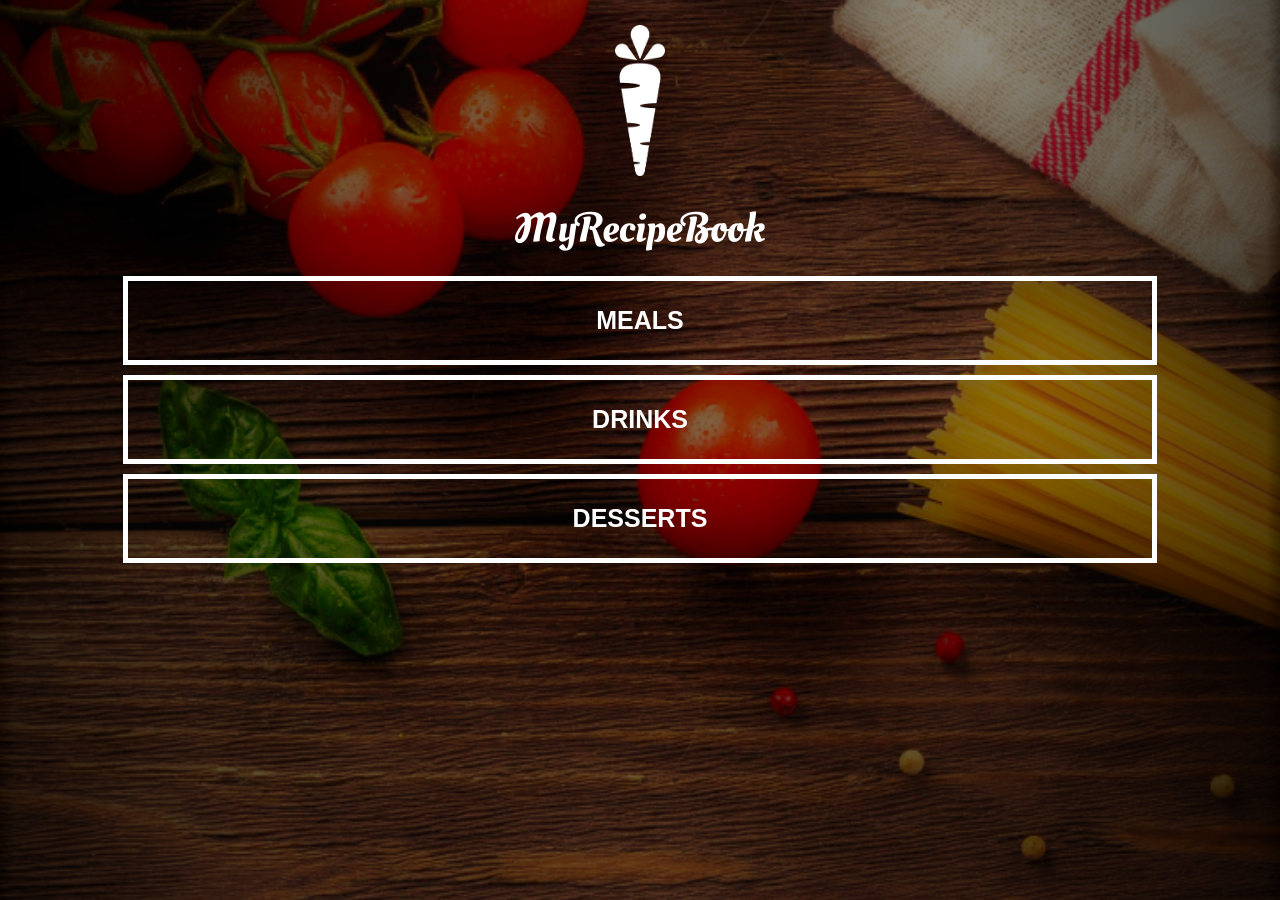
<file: index.html>
<!DOCTYPE html>
<html>
    <head>
        <title>My Recipe Book</title>
        <link rel="stylesheet" href="style.css">
    </head>
<body class="body-home">
    <div id="home">
        <img src="images/logo-img.png" id="home-logo-img">
        <img src="images/logo-text.png" id="home-logo-text">

        <div class="home-menu">
            <a href="meals.html" class="home-menu-item">
                <p>Meals</p>
            </a>
            <a href="drinks.html" class="home-menu-item">
                <p>Drinks</p>
            </a>
            <a href="desserts.html" class="home-menu-item">
                <p>Desserts</p>
            </a>
        </div>


</body>
</html>
</file>
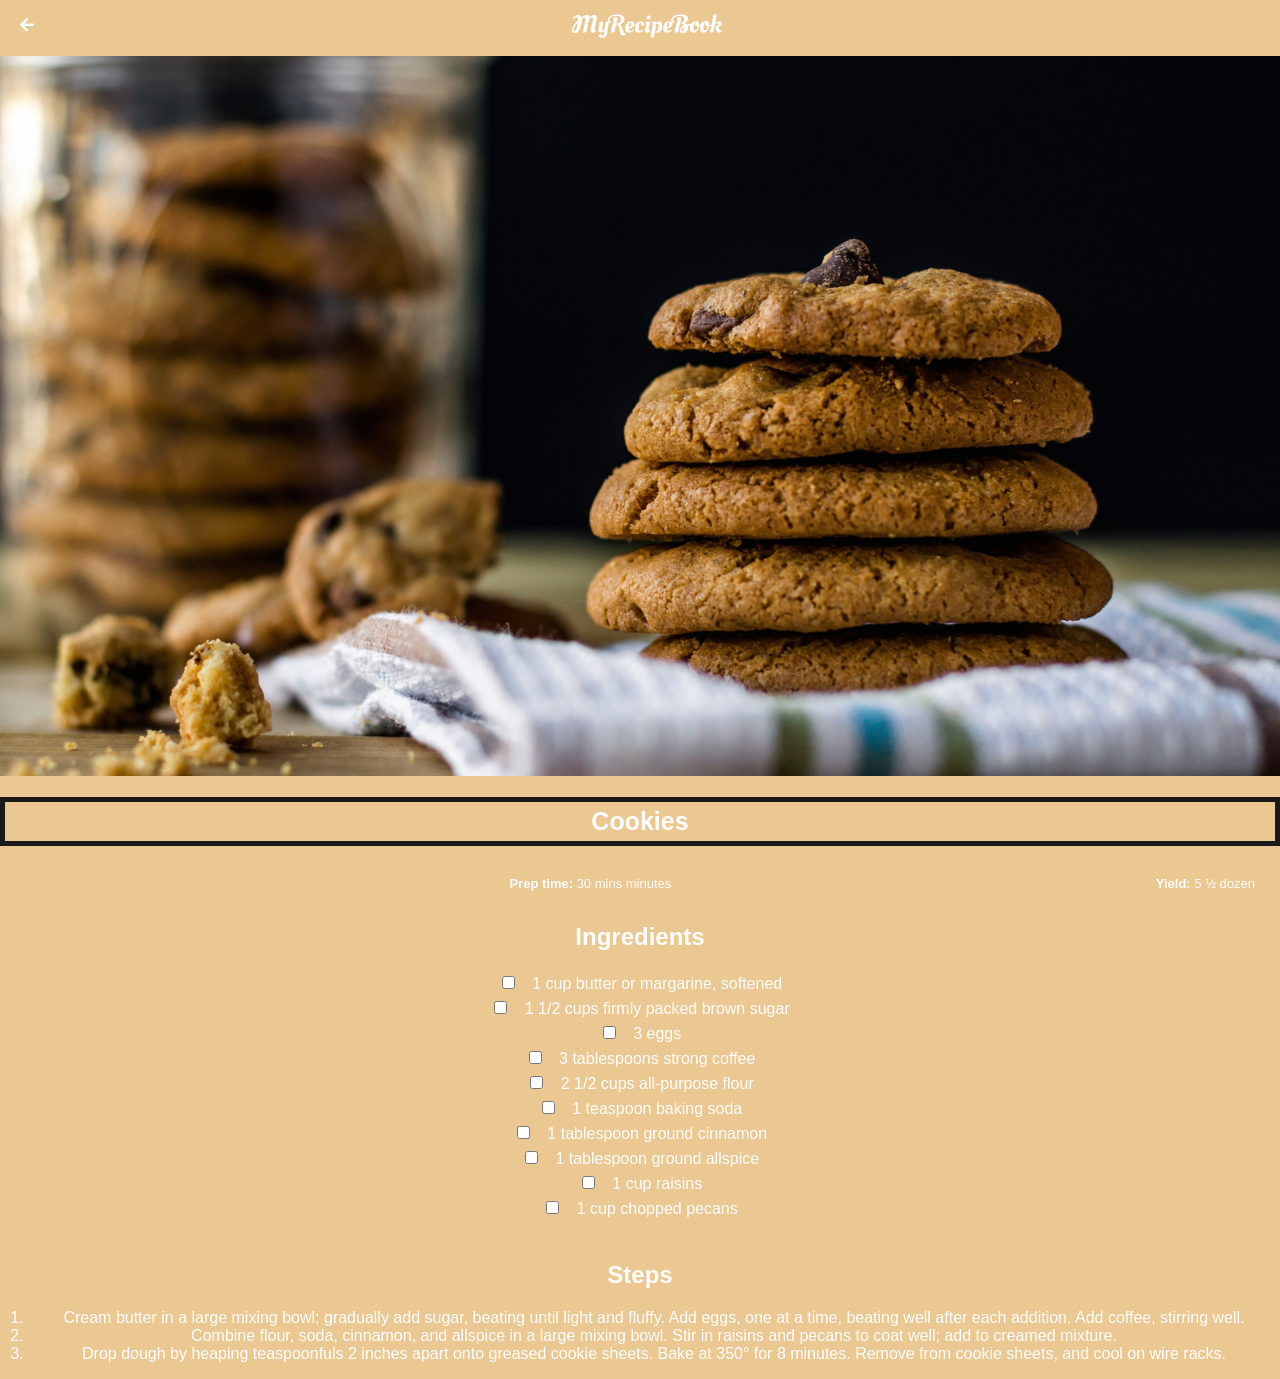
<file: cookies.html>
<!DOCTYPE html>
<html>
    <head>
        <title>My Recipe Book | Desserts | Cookies</title>
        <link rel="stylesheet" href="style.css">
        <link rel="stylesheet" href="fontAwesome/css/all.css">
    </head>

<body class="body-meals">

    <div class="header">
        <a href="desserts.html">
            <i class="fas fa-arrow-left"></i>
        </a>
        
        <img src="images/logo-text.png">

    <div id="recipe">

        <div class="recipe-details">
            <img src="images/cookies.png">

            <h1>Cookies</h1>

            <div class="recipe-details-info">
                <p><b>Prep time:</b> 30 mins minutes</p>
                <p style="float: right;"><b>Yield:</b> 5 ½ dozen</p>

            </div>

            <div class="recipe-details-ingredients">
                <h2>Ingredients</h2>

                <input id="check-01" type="checkbox">
                <label for="check-01">1 cup butter or margarine, softened</label>
                <br>
                 <input id="check-02" type="checkbox">
                <label for="check-02">1 1/2 cups firmly packed brown sugar</label>
                <br>
                <input id="check-03" type="checkbox">
                <label for="check-03">3 eggs</label>
                <br>
                 <input id="check-04" type="checkbox">
                <label for="check-04">3 tablespoons strong coffee</label>
                <br>
                 <input id="check-05" type="checkbox">
                <label for="check-05">2 1/2 cups all-purpose flour</label>
                <br>
                <input id="check-06" type="checkbox">
                <label for="check-06">1 teaspoon baking soda</label>
                <br>
                 <input id="check-07" type="checkbox">
                <label for="check-07">1 tablespoon ground cinnamon</label>
                <br>
                <input id="check-08" type="checkbox">
                <label for="check-08">1 tablespoon ground allspice</label>
                <br>
                 <input id="check-09" type="checkbox">
                <label for="check-09">1 cup raisins</label>
                <br>
                 <input id="check-10" type="checkbox">
                <label for="check-10">1 cup chopped pecans</label>
        </div>

        <div class="recipe-details-steps">
            <h2>Steps</h2>

            <ol>
               <li>Cream butter in a large mixing bowl; gradually add sugar, beating until light and 
fluffy. Add eggs, one at a time, beating well after each addition. Add coffee, stirring 
well.</li>
                <li>Combine flour, soda, cinnamon, and allspice in a large mixing bowl. Stir in raisins and
pecans to coat well; add to creamed mixture.</li>
                <li>Drop dough by heaping teaspoonfuls 2 inches apart onto greased cookie sheets. 
Bake at 350° for 8 minutes. Remove from cookie sheets, and cool on wire racks.</li>
            </ol>

        </div>

</body>
</html>
</file>
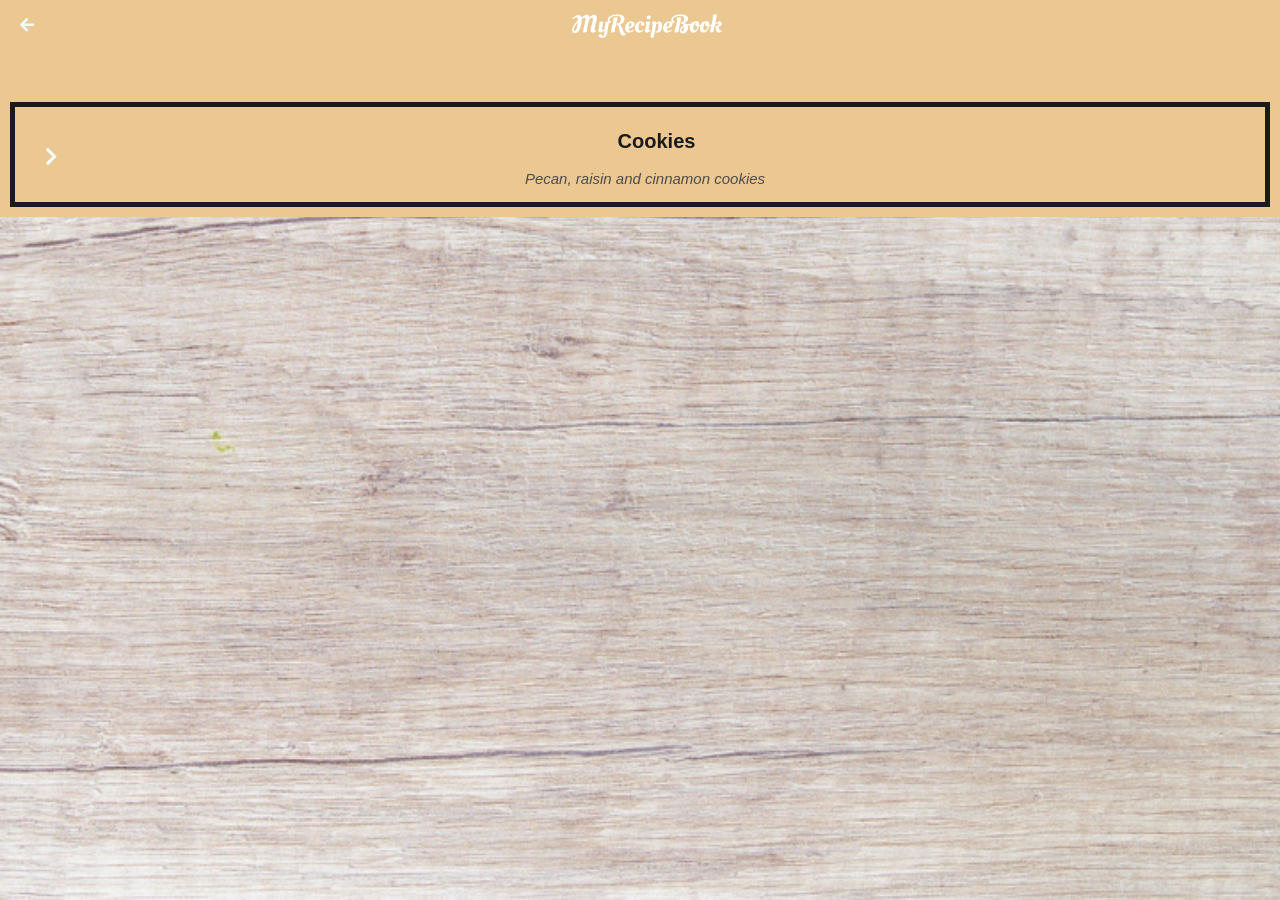
<file: desserts.html>
<!DOCTYPE html>
<html>
    <head>
        <title>My Recipe Book | Desserts</title>
        <link rel="stylesheet" href="style.css">
        <link rel="stylesheet" href="fontAwesome/css/all.css">
    </head>

<body class="body-meals">

    <div class="header">
        <a href="index.html">
            <i class="fas fa-arrow-left"></i>
        </a>
        
        <img src="images/logo-text.png">

    <div id="meals">

        <div class="meals-list">
            
            <a href="cookies.html">
                <div class="meals-list-item">
                    <h1>Cookies<i class="fas fa-chevron-right"></i></h1>
                    <p>Pecan, raisin and cinnamon cookies</p>
                </div>
            </a>
        </div>

</body>
</html>
</file>
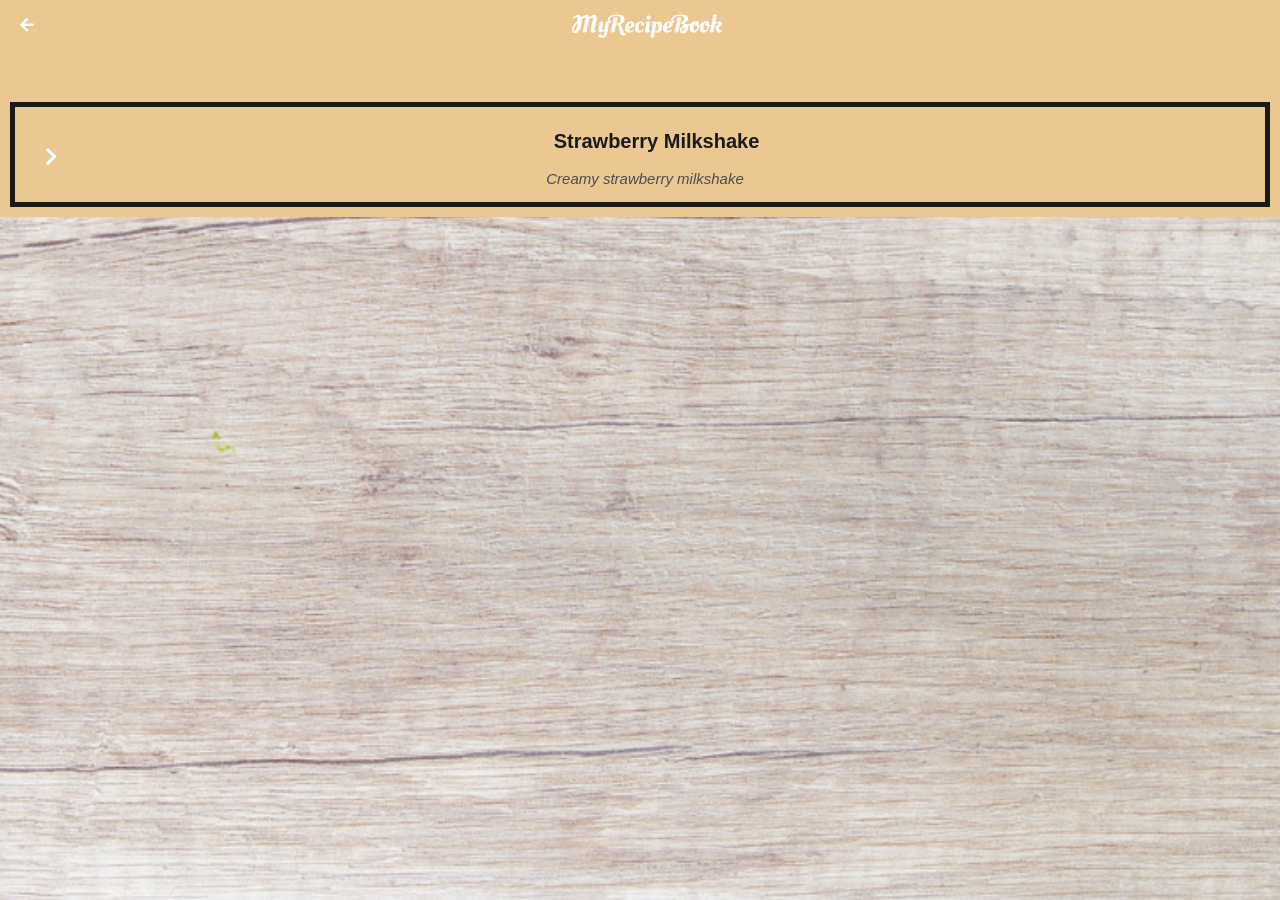
<file: drinks.html>
<!DOCTYPE html>
<html>
    <head>
        <title>My Recipe Book | Drinks</title>
        <link rel="stylesheet" href="style.css">
        <link rel="stylesheet" href="fontAwesome/css/all.css">
    </head>

<body class="body-meals">

    <div class="header">
        <a href="index.html">
            <i class="fas fa-arrow-left"></i>
        </a>
        
        <img src="images/logo-text.png">

    <div id="meals">

        <div class="meals-list">
            
            <a href="strawberrymilkshakes.html">
                <div class="meals-list-item">
                    <h1>Strawberry Milkshake<i class="fas fa-chevron-right"></i></h1>
                    <p>Creamy strawberry milkshake</p>
                </div>
            </a>
        </div>

</body>

</html>
</file>
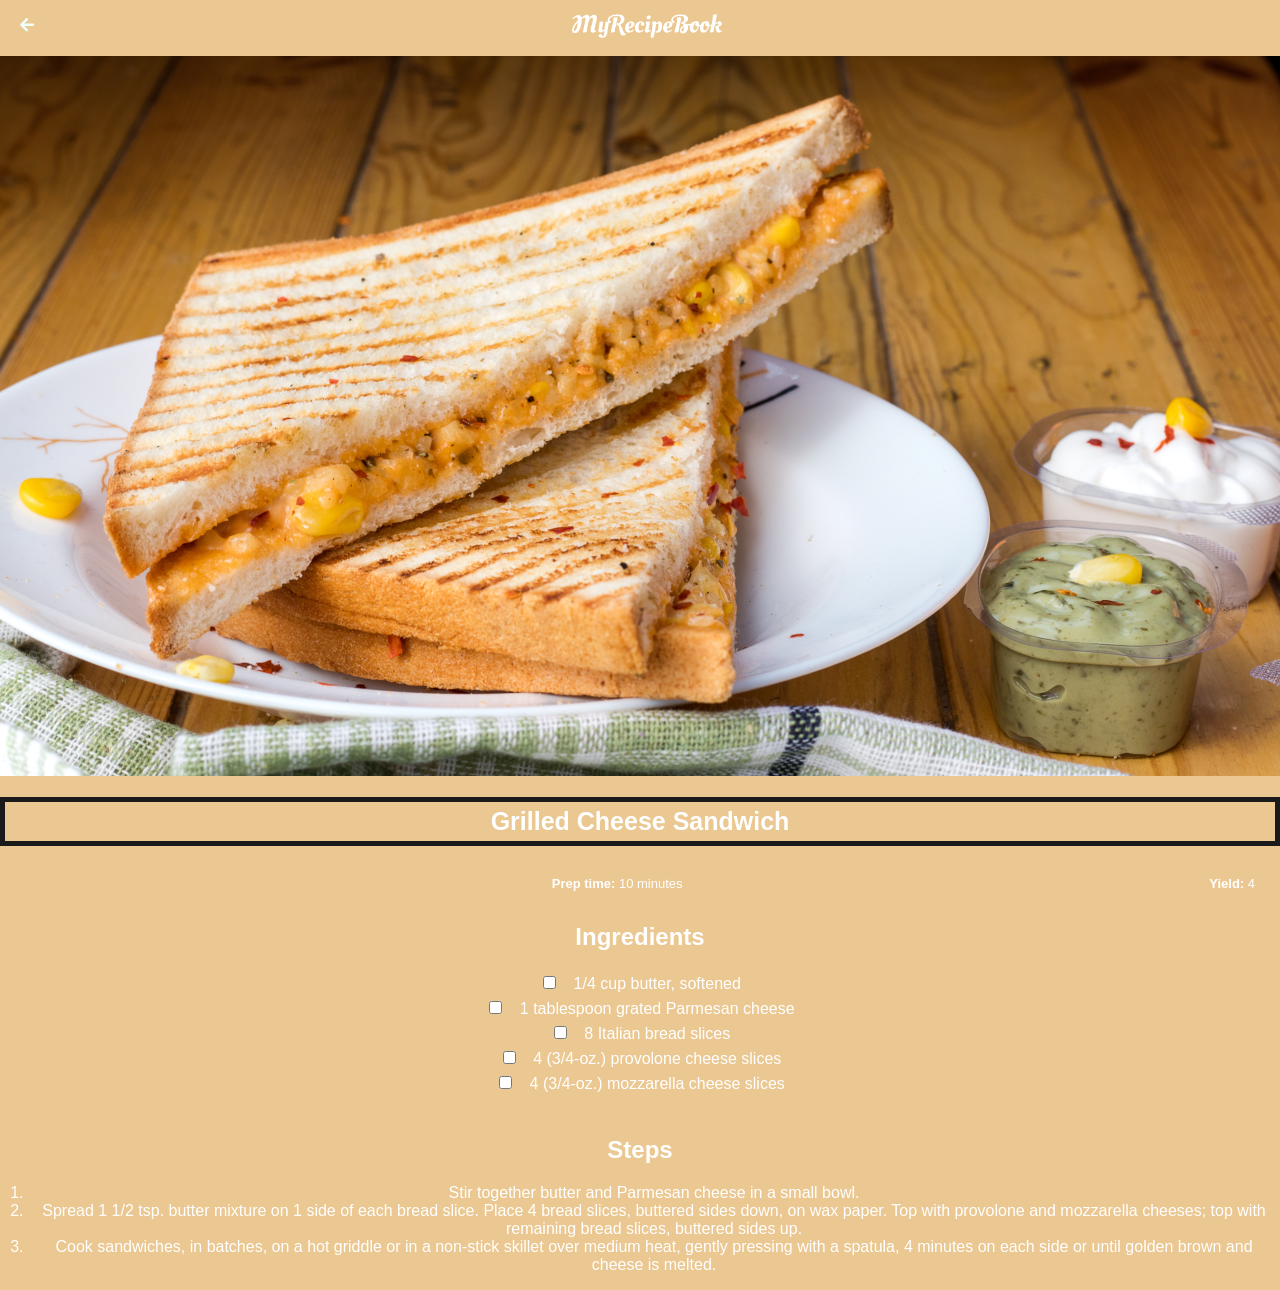
<file: grilledcheese.html>
<!DOCTYPE html>
<html>
    <head>
        <title>My Recipe Book | Meals | Grilled Cheese</title>
        <link rel="stylesheet" href="style.css">
        <link rel="stylesheet" href="fontAwesome/css/all.css">
    </head>

<body class="body-meals">

    <div class="header">
        <a href="meals.html">
            <i class="fas fa-arrow-left"></i>
        </a>
        
        <img src="images/logo-text.png">

    <div id="recipe">

        <div class="recipe-details">
            <img src="images/grilledCheese.png">

            <h1>Grilled Cheese Sandwich</h1>

            <div class="recipe-details-info">
                <p><b>Prep time:</b> 10 minutes</p>
                <p style="float: right;"><b>Yield:</b> 4</p>

            </div>

            <div class="recipe-details-ingredients">
                <h2>Ingredients</h2>

                <input id="check-01" type="checkbox">
                <label for="check-01">1/4 cup butter, softened</label>
                <br>
                 <input id="check-02" type="checkbox">
                <label for="check-02">1 tablespoon grated Parmesan cheese</label>
                <br>
                <input id="check-03" type="checkbox">
                <label for="check-03">8 Italian bread slices</label>
                <br>
                 <input id="check-04" type="checkbox">
                <label for="check-04">4 (3/4-oz.) provolone cheese slices</label>
                <br>
                 <input id="check-05" type="checkbox">
                <label for="check-05">4 (3/4-oz.) mozzarella cheese slices</label>
        </div>

        <div class="recipe-details-steps">
            <h2>Steps</h2>

            <ol>
                <li>Stir together butter and Parmesan cheese in a small bowl.</li>
                <li>Spread 1 1/2 tsp. butter mixture on 1 side of each bread slice. Place 4 bread slices, buttered sides down, on wax paper. Top with provolone and mozzarella cheeses; top
with remaining bread slices, buttered sides up.</li>
                <li>Cook sandwiches, in batches, on a hot griddle or in a non-stick skillet over medium heat, gently pressing with a spatula, 4 minutes on each side or until golden brown
and cheese is melted.</li>
            </ol>

        </div>

</body>
</html>
</file>
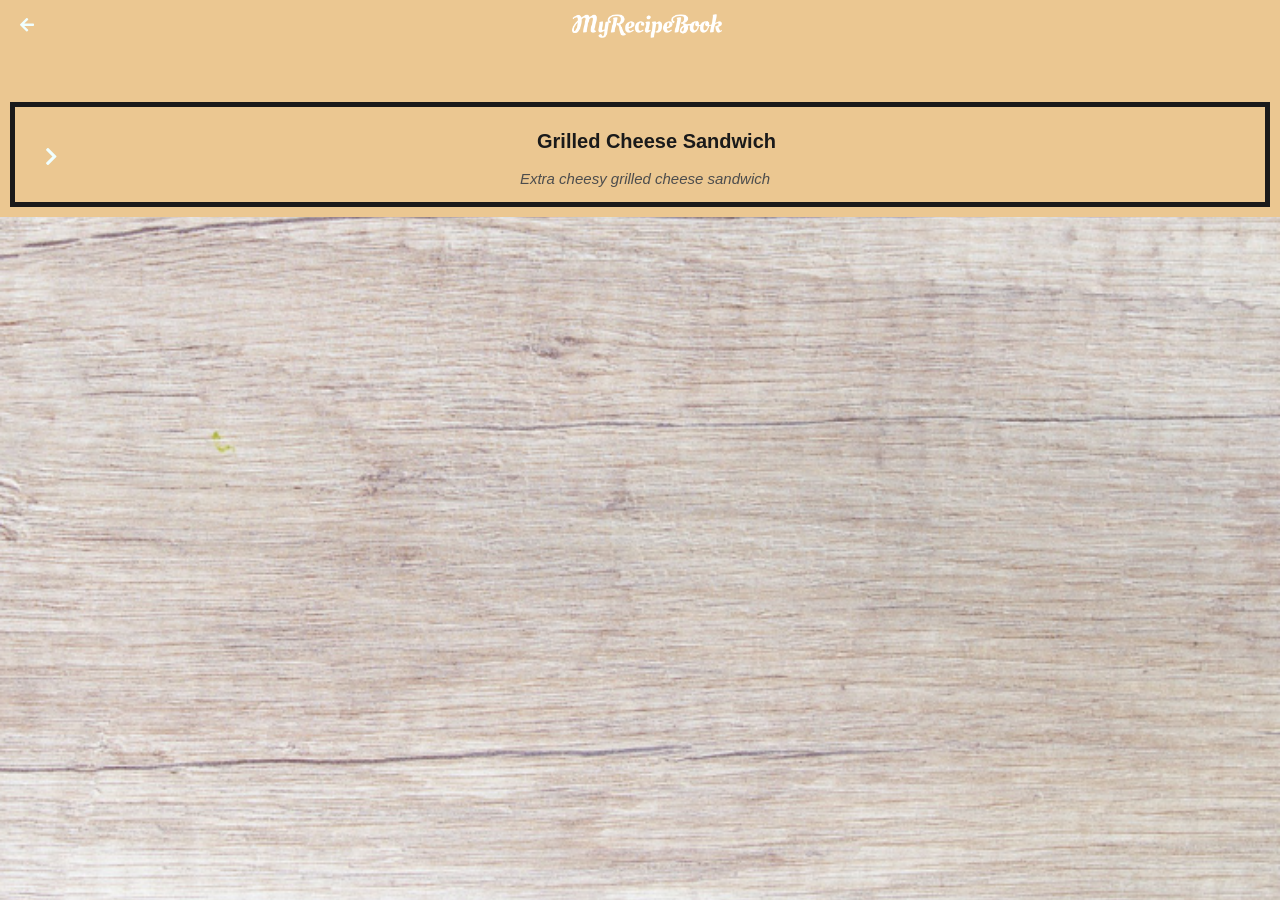
<file: meals.html>
<!DOCTYPE html>
<html>
    <head>
        <title>My Recipe Book | Meals</title>
        <link rel="stylesheet" href="style.css">
        <link rel="stylesheet" href="fontAwesome/css/all.css">
    </head>

<body class="body-meals">

    <div class="header">
        <a href="index.html">
            <i class="fas fa-arrow-left"></i>
        </a>
        
        <img src="images/logo-text.png">

    <div id="meals">

        <div class="meals-list">
            
            <a href="grilledcheese.html">
                <div class="meals-list-item">
                    <h1>Grilled Cheese Sandwich<i class="fas fa-chevron-right"></i></h1>
                    <p>Extra cheesy grilled cheese sandwich</p>
                </div>
            </a>
        </div>

</body>
</html>
</file>
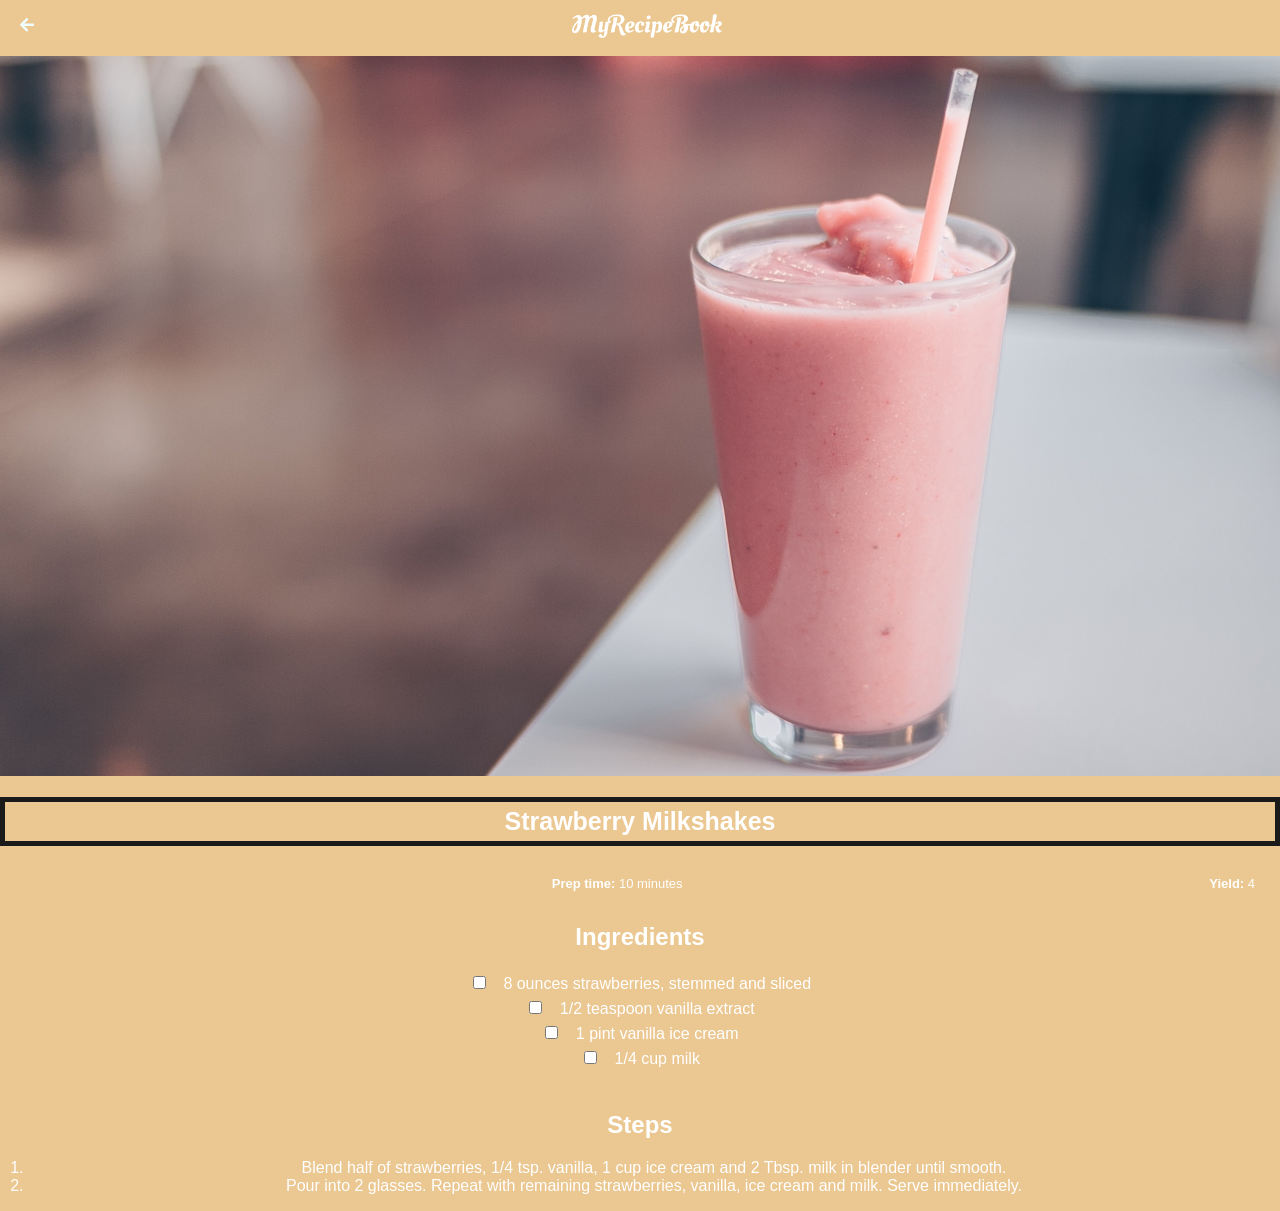
<file: strawberrymilkshakes.html>
<!DOCTYPE html>
<html>
    <head>
        <title>My Recipe Book | Drinks | Strawberry Milkshake</title>
        <link rel="stylesheet" href="style.css">
        <link rel="stylesheet" href="fontAwesome/css/all.css">
    </head>

<body class="body-meals">

    <div class="header">
        <a href="drinks.html">
            <i class="fas fa-arrow-left"></i>
        </a>
        
        <img src="images/logo-text.png">

    <div id="recipe">

        <div class="recipe-details">
            <img src="images/strawberryMilkshake.png">

            <h1>Strawberry Milkshakes</h1>

            <div class="recipe-details-info">
                <p><b>Prep time:</b> 10 minutes</p>
                <p style="float: right;"><b>Yield:</b> 4</p>

            </div>

            <div class="recipe-details-ingredients">
                <h2>Ingredients</h2>

                <input id="check-01" type="checkbox">
                <label for="check-01">8 ounces strawberries, stemmed and sliced</label>
                <br>
                 <input id="check-02" type="checkbox">
                <label for="check-02">1/2 teaspoon vanilla extract</label>
                <br>
                <input id="check-03" type="checkbox">
                <label for="check-03">1 pint vanilla ice cream</label>
                <br>
                 <input id="check-04" type="checkbox">
                <label for="check-04">1/4 cup milk</label>
        </div>

        <div class="recipe-details-steps">
            <h2>Steps</h2>

            <ol>
                <li>Blend half of strawberries, 1/4 tsp. vanilla, 1 cup ice cream and 2 Tbsp. milk in 
blender until smooth.</li>
                <li> Pour into 2 glasses. Repeat with remaining strawberries, vanilla, ice cream and milk. 
Serve immediately.</li>
            </ol>

        </div>

</body>
</html>
</file>
<file: style.css>
html{
    height: 100%;
}

body{
    font-family: sans-serif;

    margin: 0;
    padding: 0;

    height: 100%;
}
.body-home{
    background-image: url('images/background-01-port.png');
    background-position: center;
    background-attachment: fixed;
    background-repeat: no-repeat;
    background-size: cover;
}

.body-meals{
    background-image: url('images/background-02-port.png');
    background-position: center;
    background-attachment: fixed;
    background-repeat: no-repeat;
    background-size: cover;
}


/*########## HOME PAGE ##########*/

#home-logo-img{
    width: 50px;
    display: block;
    margin: auto;
    padding: 25px 10px 10px 10px;
}

#home-logo-text{
    width: auto;
    display: block;
    margin: auto;
    padding: 25px;
}
    
/*##### HOME PAGE MENU #####*/

.home-menu-item{
    text-decoration: none;
    text-transform: uppercase;

    color: white;
    font-size: 25px;
    font-weight: bold;
    text-align: center;
    border: 5px solid white;

    display: block;
    margin: auto;
    margin-bottom: 10px;
    width: 80%;
}

/*########## MEALS PAGE ##########*/

#meals {
   padding-top: 50px;
}

/*##### MEALS PAGE MENU #####*/

.meals-list a{
    text-decoration: none;
}

.meals-list-item{
border: 5px solid #1a1a1a;
margin: 10px;
}

.meals-list-item h1{
font-weight: bold;
font-size: 20px;
color: #1a1a1a;
padding: 10px;
}

.meals-list-item i{
    float: right;
    color: #1a1a1a;
    padding: 10px;
}

.meals-list-item p{
    font-size: 15px;
    font-style: italic;
    color: #4d4d4d;
    margin-top: -7px;
    padding-left: 10px;
}



/*########## HEADER ##########*/

.header {
    background-color: rgb(235, 199, 145);

    color: white;
    width: 100%;
    overflow: hidden;
    text-align: center;
    top: 0;
    height: auto;
    
}

.header i {
   float: left;
   padding: 17px 0px 0px 20px;
   color: azure;
}

.header img { 
    width: 150px;
    padding-top: 14px;
    padding-right: 20px;
}

/*########## RECIPE PAGE ##########*/

/*##### RECIPE DETAILS #####*/

.recipe-details img{
    width: 100%;
}

.recipe-details h1{
   font-size: 25px;
   text-align: center;
   border: 5px solid #1a1a1a;
   padding: 5px;
}

.recipe-details-info h2 {
    font-size: 20px;
    text-align: left;
    margin: 0;
    margin-left: 10px;
}

.recipe-details-info {
    margin-left: 25px;
    margin-right: 25px;
}

.recipe-details-info p {
    font-size: 13px;
    display: inline-block;
}

.recipe-details-ingredients label {
    line-height: 25px;
    margin-left: 10px;
}

.recipe-details-steps {
    padding-top: 20px;
}

.recipe-details-steps ol {
    padding-left: 28px;
}
</file>
